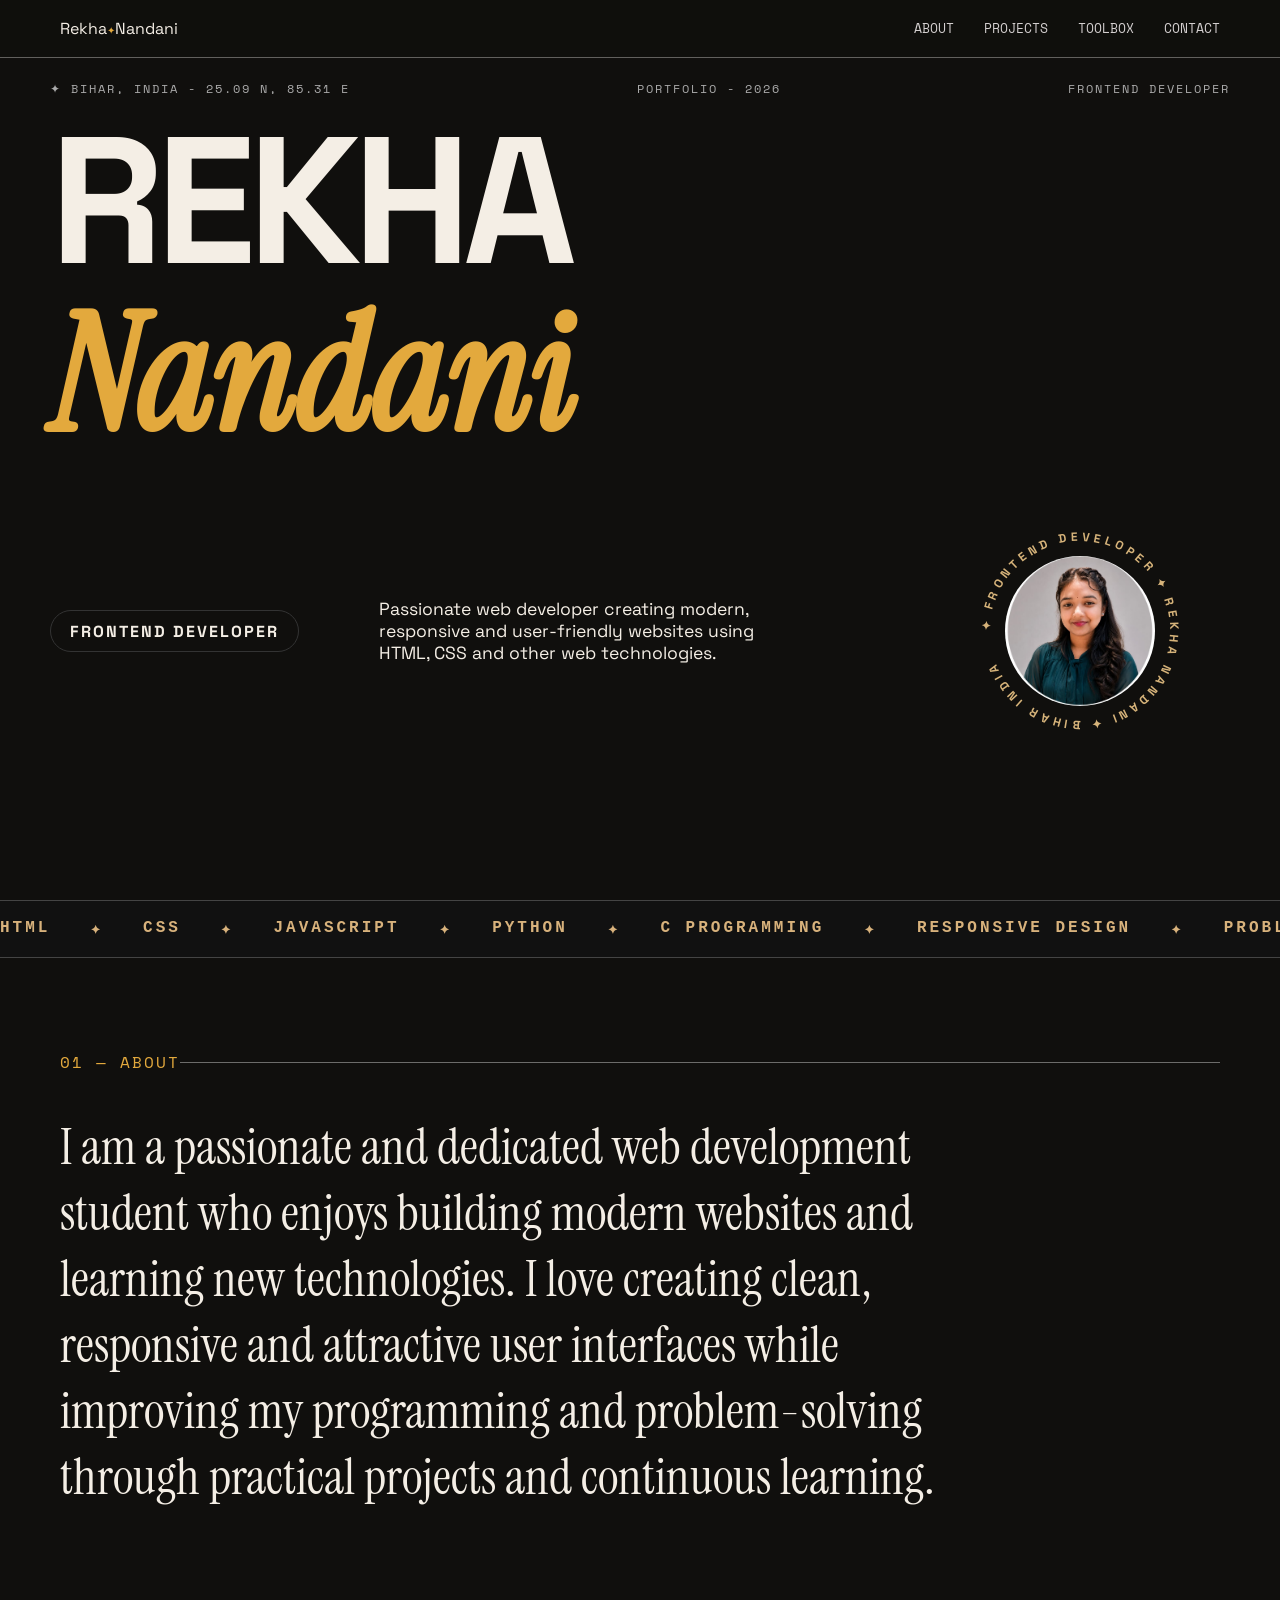
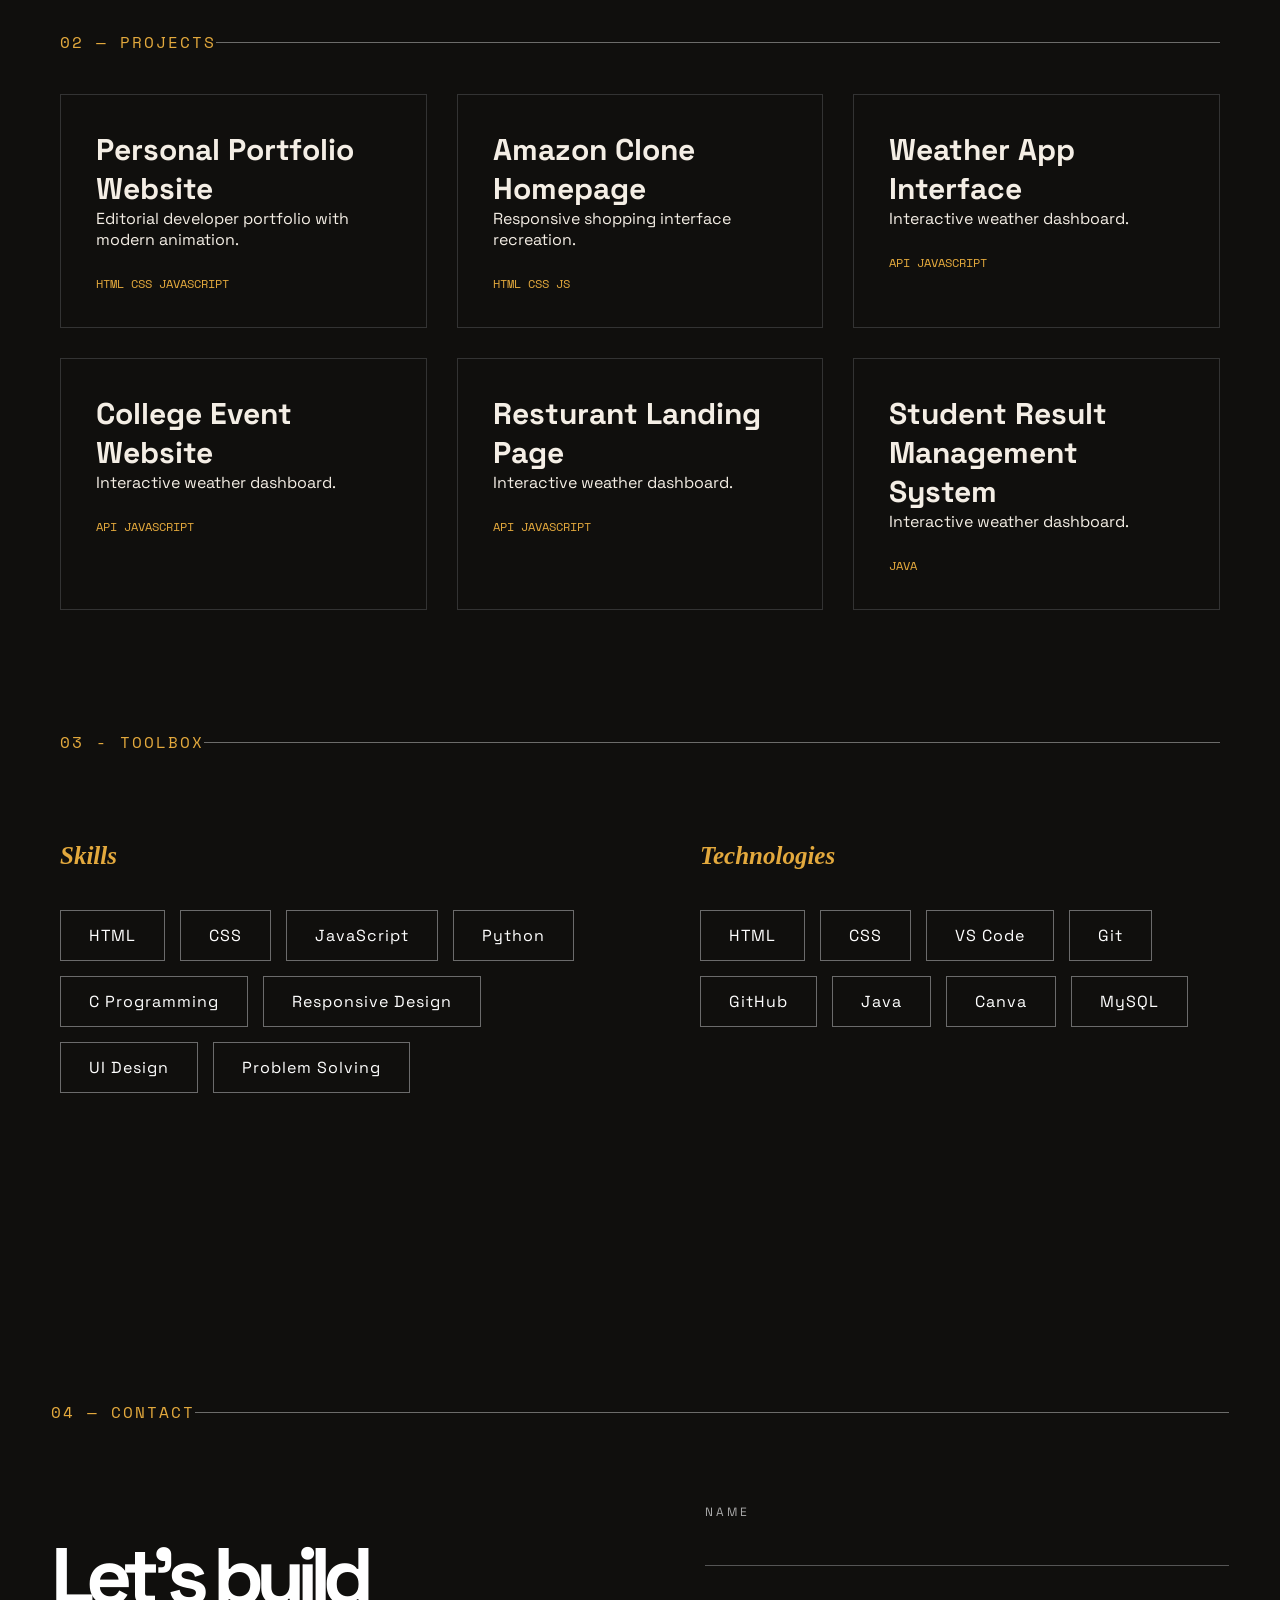
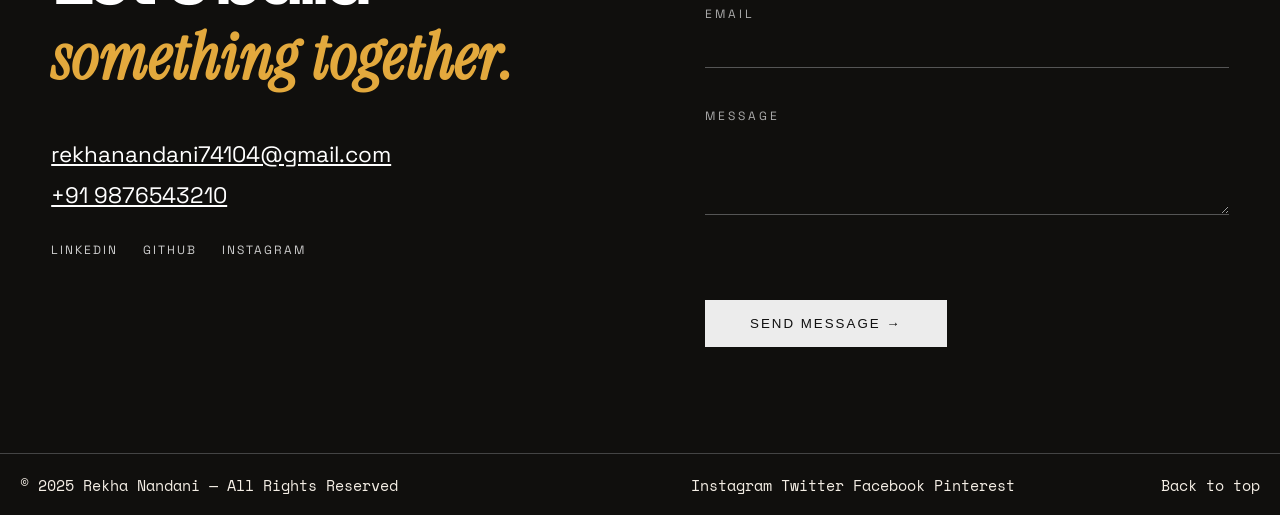
<file: index.html>
<!DOCTYPE html>
<html lang="en">
<head>
<meta charset="UTF-8">
<meta name="viewport" content="width=device-width, initial-scale=1.0">

<title>Rekha Portfolio</title>
<link rel="preconnect" href="https://fonts.googleapis.com">
<link href="https://fonts.googleapis.com/css2?family=Instrument+Serif:ital@0;1&family=Space+Grotesk:wght@300;400;600;700&family=Space+Mono:wght@400;700&display=swap" rel="stylesheet">
<link rel="stylesheet" href="css/Rekhaport.css">
</head>
<body>

<nav>
    <div class="logo">Rekha<span>✦</span>Nandani </div>
     <div class="links">
      <a href="#about"> ABOUT</a>
      <a href="#projects"> PROJECTS</a>
      <a href="#toolbox"> TOOLBOX</a>
      <a href="#contact"> CONTACT</a>
    </div>
</nav>
<section class="hero">
<div class="meta">
<span>✦ BIHAR, INDIA - 25.09 N, 85.31 E</span>
<span>PORTFOLIO - 2026</span>
<span>FRONTEND DEVELOPER</span>
</div>
<h1>REKHA</h1>
<h2>Nandani</h2>

<div class="hero-content">
<div class="first">
    <h4>FRONTEND DEVELOPER</h3>
    <p>
       Passionate web developer creating modern, <br>
       responsive and user-friendly websites using <br> 
       HTML, CSS and other web technologies.
    </p>
</div>
<div class="profile-container">
    <svg viewBox="0 0 300 300" class="circle-text">
        <defs>
            <path
                id="circlePath"
                d="M 150,150
                   m -90,0
                   a 90,90 0 1,1 180,0
                   a 90,90 0 1,1 -180,0" />
        </defs>
        <text>
            <textPath href="#circlePath" startOffset="0%">
                ✦ FRONTEND DEVELOPER ✦ REKHA NANDANI ✦ BIHAR INDIA 
            </textPath>
        </text>
    </svg>

    <img src="image/WhatsApp.jpg" alt="Profile">
</div>
</section>

<div class="skills-slider">
  <div class="skills-track">
    <span>HTML</span>
    <span>✦</span>
    <span>CSS</span>
    <span>✦</span>
    <span>JAVASCRIPT</span>
    <span>✦</span>
    <span>PYTHON</span>
    <span>✦</span>
    <span>C PROGRAMMING</span>
    <span>✦</span>
    <span>RESPONSIVE DESIGN</span>
    <span>✦</span>
    <span>PROBLEM SOLVING</span>
    <span>✦</span>

    <!-- Duplicate for seamless scrolling -->
    <span>HTML</span>
    <span>✦</span>
    <span>CSS</span>
    <span>✦</span>
    <span>JAVASCRIPT</span>
    <span>✦</span>
    <span>PYTHON</span>
    <span>✦</span>
    <span>C PROGRAMMING</span>
    <span>✦</span>
    <span>RESPONSIVE DESIGN</span>
    <span>✦</span>
    <span>PROBLEM SOLVING</span>
    <span>✦</span>
  </div>
</div>

<section id="about">
    <div class="number">
       <span>01 — ABOUT</span>
        <div class="line"></div>
    </div>
    <p class="big">
        I am a passionate and dedicated web development <br>
        student who enjoys building modern websites and <br>
        learning new technologies. I love creating clean, <br>
        responsive and attractive user interfaces while <br>
        improving my programming and problem-solving<br>
        through practical projects and continuous learning.
    </p>
</section>

<section id="projects">
<div class="number">
   <span>02 — PROJECTS</span>
   <div class="line"></div>
</div>
<div class="cards">
<div class="card">
   <h3>Personal Portfolio Website</h3>
   <p>Editorial developer portfolio with modern animation.</p>
   <span>HTML CSS JAVASCRIPT</span>
</div>
<div class="card">
   <h3>Amazon Clone Homepage</h3>
   <p>Responsive shopping interface recreation.</p>
   <span>HTML CSS JS</span>
</div>
<div class="card">
   <h3>Weather App Interface</h3>
   <p>Interactive weather dashboard.</p>
   <span>API JAVASCRIPT</span>
</div>
<div class="card">
   <h3>College Event Website</h3>
   <p>Interactive weather dashboard.</p>
   <span>API JAVASCRIPT</span>
</div>
<div class="card">
   <h3>Resturant Landing Page</h3>
   <p>Interactive weather dashboard.</p>
   <span>API JAVASCRIPT</span>
</div>
<div class="card">
   <h3>Student Result Management System</h3>
   <p>Interactive weather dashboard.</p>
   <span>JAVA</span>
</div>
</div>
</section>


<section class="toolbox-section">
    <div class="number">
        <span>03 - TOOLBOX</span>
        <div class="line"></div>
    </div>

    <div class="toolbox-wrapper">

        <div class="toolbox-box">
            <h2>Skills</h2>

            <div class="tag-container">
                <div class="tag">HTML</div>
                <div class="tag">CSS</div>
                <div class="tag">JavaScript</div>
                <div class="tag">Python</div>
                <div class="tag">C Programming</div>
                <div class="tag">Responsive Design</div>
                <div class="tag">UI Design</div>
                <div class="tag">Problem Solving</div>
            </div>
        </div>

        <div class="toolbox-box">
            <h2>Technologies</h2>

            <div class="tag-container">
                <div class="tag">HTML</div>
                <div class="tag">CSS</div>
                <div class="tag">VS Code</div>
                <div class="tag">Git</div>
                <div class="tag">GitHub</div>
                <div class="tag">Java</div>
                <div class="tag">Canva</div>
                <div class="tag">MySQL</div>
            </div>
        </div>
    </div>
</section>

<section class="contact" id="contact">
    <div class="number">
        <span>04 — CONTACT</span>
        <div class="line"></div>
    </div>

    <div class="contact-container">
        <div class="contact-left">
            <h1>
                <span class="title-white">Let's build</span>
                <span class="title-gold">something together.</span>
            </h1>
            <div class="contact-info">
                <p>rekhanandani74104@gmail.com</p>
                <p>+91 9876543210</p>
            </div>
            <div class="social-links">
                <a href="#">LINKEDIN</a>
                <a href="#">GITHUB</a>
                <a href="#">INSTAGRAM</a>
            </div>
        </div>

        <div class="contact-right">
            <form>
                <div class="input-box">
                    <label>NAME</label>
                    <input type="text">
                </div>

                <div class="input-box">
                    <label>EMAIL</label>
                    <input type="email">
                </div>

                <div class="input-box">
                    <label>MESSAGE</label>
                    <textarea rows="4"></textarea>
                </div>

                <button type="submit">SEND MESSAGE →</button>
            </form>
        </div>
    </div>
</section>


<footer>
    <span>© 2025 Rekha Nandani — All Rights Reserved</span>
    <div class="line"></div>
    <span>Instagram
          Twitter
          Facebook
          Pinterest</span>
          <span>Back to top</span>
</footer>
<script src="js/Rekhaport.js"></script>
</body>
</html>
</file>
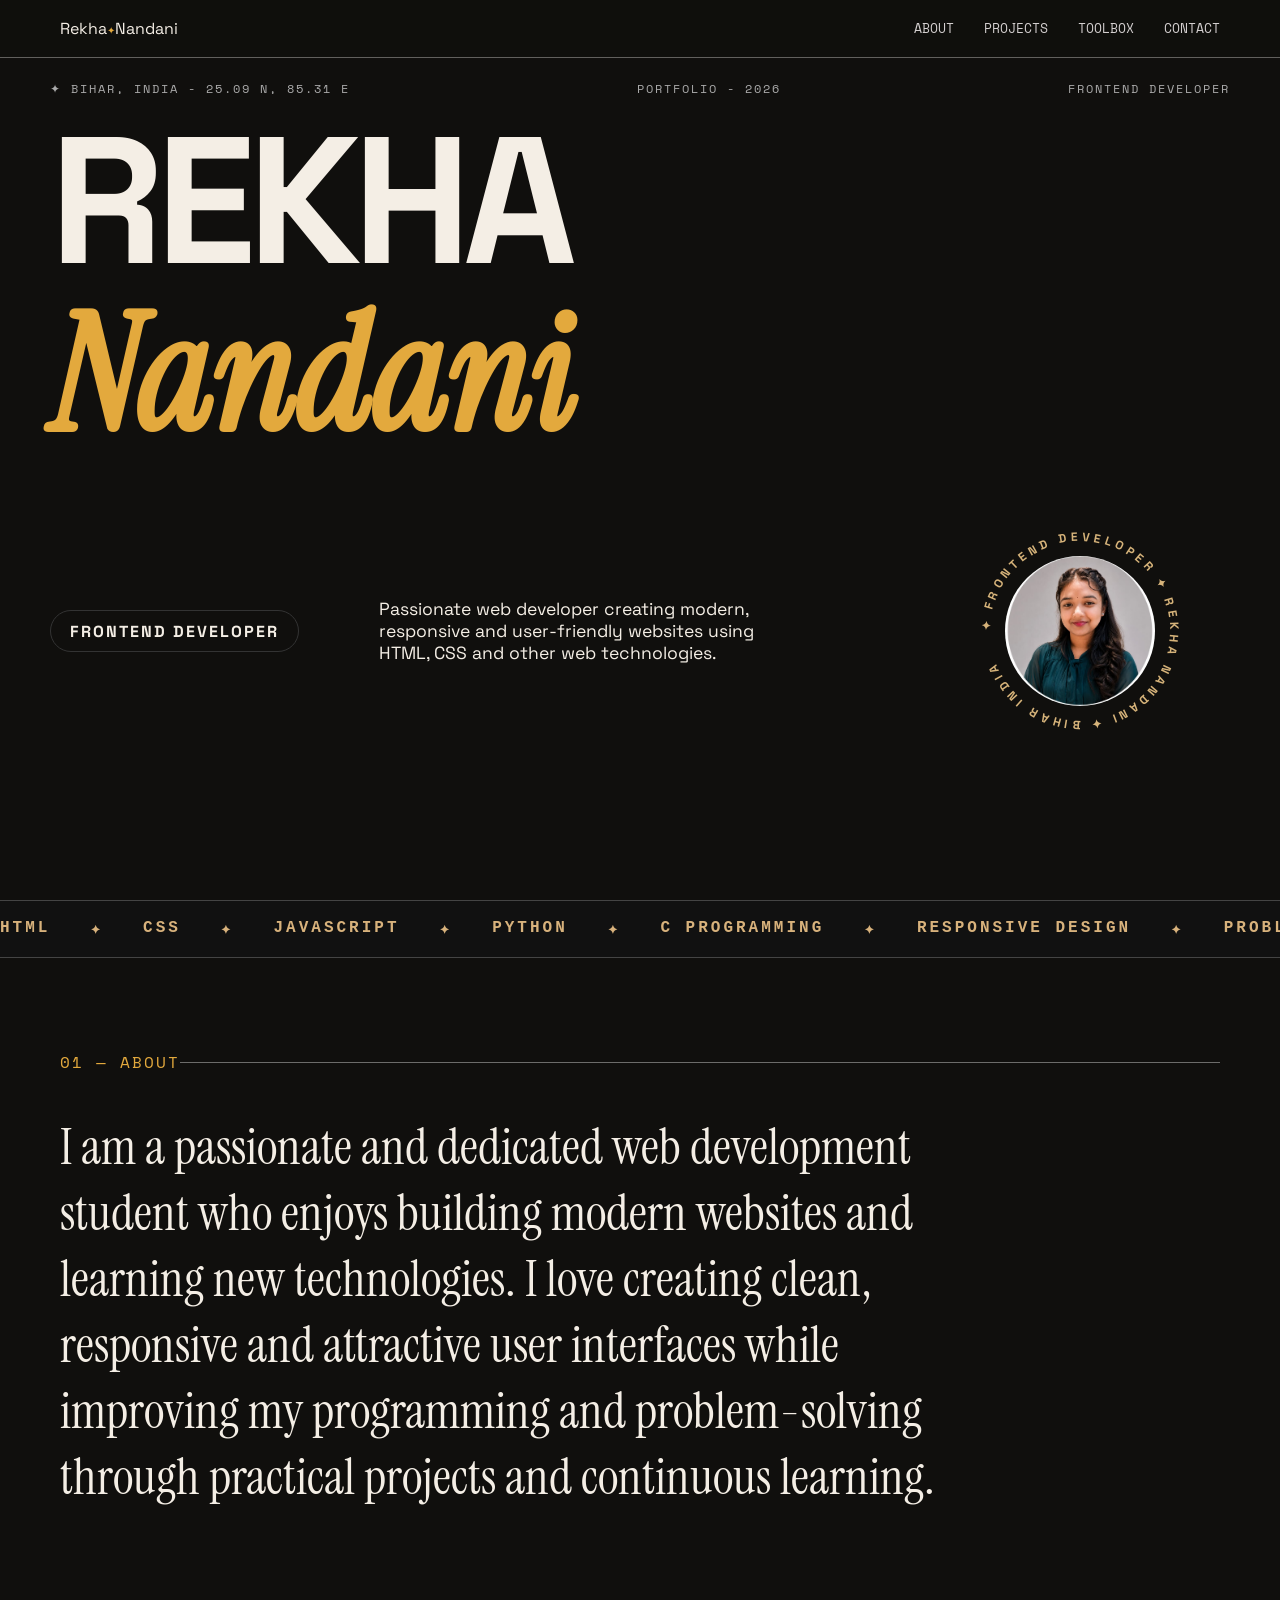
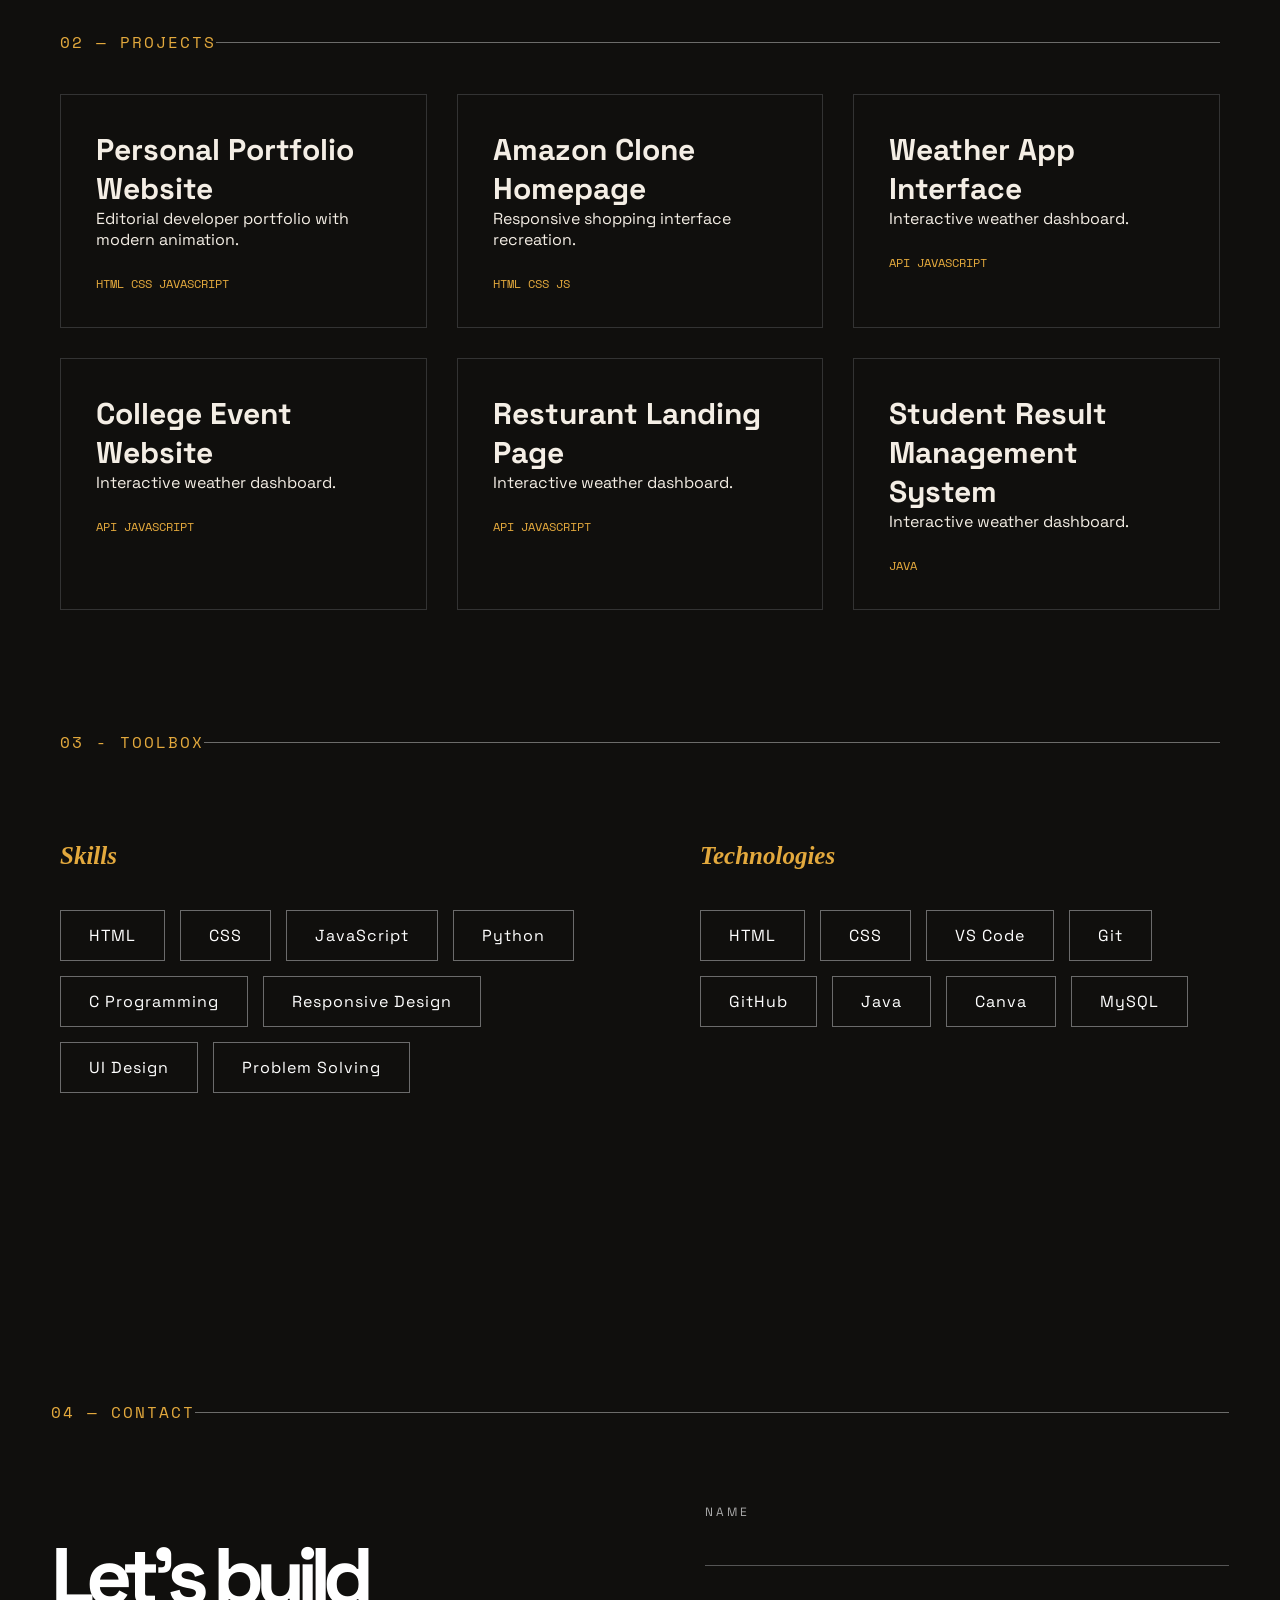
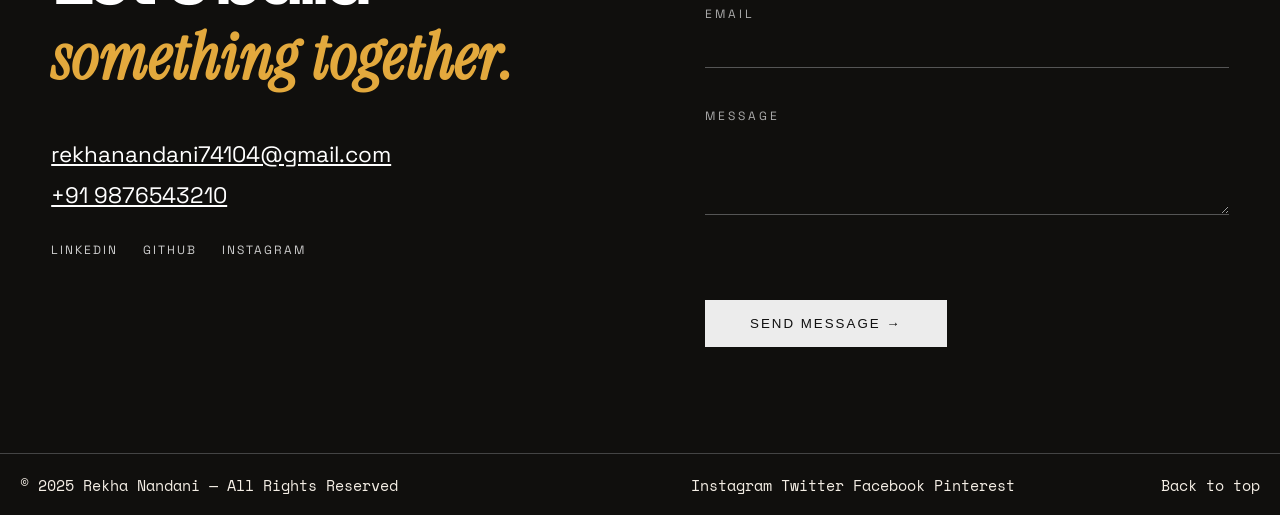
<file: Nandanhtml/Rekhaport.html>
<!DOCTYPE html>
<html lang="en">
<head>
<meta charset="UTF-8">
<meta name="viewport" content="width=device-width, initial-scale=1.0">

<title>Rekha Portfolio</title>
<link rel="preconnect" href="https://fonts.googleapis.com">
<link href="https://fonts.googleapis.com/css2?family=Instrument+Serif:ital@0;1&family=Space+Grotesk:wght@300;400;600;700&family=Space+Mono:wght@400;700&display=swap" rel="stylesheet">
<link rel="stylesheet" href="../css/Rekhaport.css">
</head>
<body>

<nav>
    <div class="logo">Rekha<span>✦</span>Nandani </div>
     <div class="links">
      <a href="#about"> ABOUT</a>
      <a href="#projects"> PROJECTS</a>
      <a href="#toolbox"> TOOLBOX</a>
      <a href="#contact"> CONTACT</a>
    </div>
</nav>
<section class="hero">
<div class="meta">
<span>✦ BIHAR, INDIA - 25.09 N, 85.31 E</span>
<span>PORTFOLIO - 2026</span>
<span>FRONTEND DEVELOPER</span>
</div>
<h1>REKHA</h1>
<h2>Nandani</h2>

<div class="hero-content">
<div class="first">
    <h4>FRONTEND DEVELOPER</h3>
    <p>
       Passionate web developer creating modern, <br>
       responsive and user-friendly websites using <br> 
       HTML, CSS and other web technologies.
    </p>
</div>
<div class="profile-container">
    <svg viewBox="0 0 300 300" class="circle-text">
        <defs>
            <path
                id="circlePath"
                d="M 150,150
                   m -90,0
                   a 90,90 0 1,1 180,0
                   a 90,90 0 1,1 -180,0" />
        </defs>
        <text>
            <textPath href="#circlePath" startOffset="0%">
                ✦ FRONTEND DEVELOPER ✦ REKHA NANDANI ✦ BIHAR INDIA 
            </textPath>
        </text>
    </svg>

    <img src="../image/WhatsApp.jpg" alt="Profile">
</div>
</section>

<div class="skills-slider">
  <div class="skills-track">
    <span>HTML</span>
    <span>✦</span>
    <span>CSS</span>
    <span>✦</span>
    <span>JAVASCRIPT</span>
    <span>✦</span>
    <span>PYTHON</span>
    <span>✦</span>
    <span>C PROGRAMMING</span>
    <span>✦</span>
    <span>RESPONSIVE DESIGN</span>
    <span>✦</span>
    <span>PROBLEM SOLVING</span>
    <span>✦</span>

    <!-- Duplicate for seamless scrolling -->
    <span>HTML</span>
    <span>✦</span>
    <span>CSS</span>
    <span>✦</span>
    <span>JAVASCRIPT</span>
    <span>✦</span>
    <span>PYTHON</span>
    <span>✦</span>
    <span>C PROGRAMMING</span>
    <span>✦</span>
    <span>RESPONSIVE DESIGN</span>
    <span>✦</span>
    <span>PROBLEM SOLVING</span>
    <span>✦</span>
  </div>
</div>

<section id="about">
    <div class="number">
       <span>01 — ABOUT</span>
        <div class="line"></div>
    </div>
    <p class="big">
        I am a passionate and dedicated web development <br>
        student who enjoys building modern websites and <br>
        learning new technologies. I love creating clean, <br>
        responsive and attractive user interfaces while <br>
        improving my programming and problem-solving<br>
        through practical projects and continuous learning.
    </p>
</section>

<section id="projects">
<div class="number">
   <span>02 — PROJECTS</span>
   <div class="line"></div>
</div>
<div class="cards">
<div class="card">
   <h3>Personal Portfolio Website</h3>
   <p>Editorial developer portfolio with modern animation.</p>
   <span>HTML CSS JAVASCRIPT</span>
</div>
<div class="card">
   <h3>Amazon Clone Homepage</h3>
   <p>Responsive shopping interface recreation.</p>
   <span>HTML CSS JS</span>
</div>
<div class="card">
   <h3>Weather App Interface</h3>
   <p>Interactive weather dashboard.</p>
   <span>API JAVASCRIPT</span>
</div>
<div class="card">
   <h3>College Event Website</h3>
   <p>Interactive weather dashboard.</p>
   <span>API JAVASCRIPT</span>
</div>
<div class="card">
   <h3>Resturant Landing Page</h3>
   <p>Interactive weather dashboard.</p>
   <span>API JAVASCRIPT</span>
</div>
<div class="card">
   <h3>Student Result Management System</h3>
   <p>Interactive weather dashboard.</p>
   <span>JAVA</span>
</div>
</div>
</section>


<section class="toolbox-section">
    <div class="number">
        <span>03 - TOOLBOX</span>
        <div class="line"></div>
    </div>

    <div class="toolbox-wrapper">

        <div class="toolbox-box">
            <h2>Skills</h2>

            <div class="tag-container">
                <div class="tag">HTML</div>
                <div class="tag">CSS</div>
                <div class="tag">JavaScript</div>
                <div class="tag">Python</div>
                <div class="tag">C Programming</div>
                <div class="tag">Responsive Design</div>
                <div class="tag">UI Design</div>
                <div class="tag">Problem Solving</div>
            </div>
        </div>

        <div class="toolbox-box">
            <h2>Technologies</h2>

            <div class="tag-container">
                <div class="tag">HTML</div>
                <div class="tag">CSS</div>
                <div class="tag">VS Code</div>
                <div class="tag">Git</div>
                <div class="tag">GitHub</div>
                <div class="tag">Java</div>
                <div class="tag">Canva</div>
                <div class="tag">MySQL</div>
            </div>
        </div>
    </div>
</section>

<section class="contact" id="contact">
    <div class="number">
        <span>04 — CONTACT</span>
        <div class="line"></div>
    </div>

    <div class="contact-container">
        <div class="contact-left">
            <h1>
                <span class="title-white">Let's build</span>
                <span class="title-gold">something together.</span>
            </h1>
            <div class="contact-info">
                <p>rekhanandani74104@gmail.com</p>
                <p>+91 9876543210</p>
            </div>
            <div class="social-links">
                <a href="#">LINKEDIN</a>
                <a href="#">GITHUB</a>
                <a href="#">INSTAGRAM</a>
            </div>
        </div>

        <div class="contact-right">
            <form>
                <div class="input-box">
                    <label>NAME</label>
                    <input type="text">
                </div>

                <div class="input-box">
                    <label>EMAIL</label>
                    <input type="email">
                </div>

                <div class="input-box">
                    <label>MESSAGE</label>
                    <textarea rows="4"></textarea>
                </div>

                <button type="submit">SEND MESSAGE →</button>
            </form>
        </div>
    </div>
</section>


<footer>
    <span>© 2025 Rekha Nandani — All Rights Reserved</span>
    <div class="line"></div>
    <span>Instagram
          Twitter
          Facebook
          Pinterest</span>
          <span>Back to top</span>
</footer>
<script src="../js/Rekhaport.js"></script>
</body>
</html>
</file>
<file: css/Rekhaport.css>
*{
margin:0;
padding:0;
box-sizing:border-box;
}

body{
background:#100f0d;
color:#f4eee5;
font-family:"Space Grotesk";
}

nav{
position:fixed;
top:0;
width:100%;
display:flex;
justify-content:space-between;
padding:18px 60px;
background:#100f0ddd;
z-index:10;
border-bottom:1px solid rgba(219, 217, 212, 0.4);
}

.logo{
font-size:1rem;
}

.logo span{
color:#e3a93d;
font-size:.6rem;
}

.links{
display:flex;
gap:30px;
}

.links a{
color:rgb(211, 207, 207);
text-decoration:none;
font-family:"Space Mono";
font-size:13px;
}

.links a:hover{
color:#e3a93d;
}

.hero{
padding:5rem 50px;
min-height:100vh;
}

.meta{
display:flex;
justify-content:space-between;
font-family:"Space Mono";
color:#aaa;
}

.meta span{
font-size:12px;
letter-spacing:2px;
}

h1{
font-size:clamp(100px,22vw,180px);
line-height:.8;
letter-spacing:-8px;
margin-top:2rem;
}
h2{
font-family:"Instrument Serif";
font-style:italic;
font-size:160px;
color:#e3a93d;
}

.hero-content{
display:flex;
justify-content:space-between;
align-items:center;
/* margin-top:20px; */
}

.first{
display:flex;
justify-content:space-between;
align-items:center;
} 

.first h4{
border:1px solid #333;
border-radius:4rem;
padding: .6rem 1.2rem .6rem 1.2rem;
letter-spacing: 2px;
}

.first p{
    margin-left:5rem;
    font-size:1.1rem;
}

.profile-container {
    position: relative;
    width: 300px;
    height: 300px;
    display: flex;
    justify-content: center;
    align-items: center;
    /* clip the empty corners of the rotating SVG square so they don't cause horizontal scroll */
    overflow: hidden;
}

.profile-container img {
    width: 150px;
    height: 150px;
    border-radius: 50%;
    object-fit: cover;
    position: absolute;
    z-index: 2;
}

.circle-text {
    width: 300px;
    height: 300px;
    animation: rotateText 12s linear infinite;
}

.circle-text text {
    fill: #d6b37a;
    font-size: 12px;
    font-weight: 700;
    letter-spacing: 4px;
    text-transform: uppercase;
}

.skills-slider {
  width: 100%;
  overflow: hidden;
  border-top: 1px solid #444;
  border-bottom: 1px solid #444;
  padding: 18px 0;
  background: #111;
}

.skills-track {
  display: flex;
  width: max-content;
  gap: 40px;
  animation: scrollSkills 20s linear infinite;
}

.skills-track span {
  color: #d8b27c;
  font-size: 16px;
  font-weight: 700;
  letter-spacing: 3px;
  white-space: nowrap;
  text-transform: uppercase;
  font-family: monospace;
}

.marquee{
background:#333;
padding:1.8rem 0;
border-top:1px solid #333;
border-bottom:1px solid #333;
font-family:"Space Mono";
color:#e3a93d;
overflow:hidden;
}

section{
padding:60px 60px;
}
#about{
    margin-top: 2rem;
}
.number{
display:flex;
font-family:"Space Mono";
color:#e3a93d;
margin-bottom:40px;
letter-spacing:2px;
}

.number .line{
    flex:1;
    margin-top:12px;
    height:.6px;
    background:#6c6c6a;
}

.big{
font-size:50px;
font-family:"Instrument Serif";
max-width:900px;
}

.cards{
display:grid;
grid-template-columns:repeat(3,1fr);
gap:30px;
}

.card{
border:1px solid #333;
padding:35px;
transition:.4s;
}

.card:hover{
transform:translateY(-15px);
border-color:#e3a93d;
}

.card h3{
font-size:30px;
}

.card span{
display:block;
margin-top:25px;
font-family:"Space Mono";
color:#e3a93d;
font-size:12px;
}

.toolbox-section{
    width:100%;
    min-height:80vh;
    background:#100f0d;
    color:#e3a93d;
}

.toolbox-wrapper{
    width:100%;
    display:flex;
    justify-content:space-between;
    align-items:flex-start;
    gap:120px;
    padding-top:3rem;
}

.toolbox-box{
    width:50%;
}

.toolbox-box h2{
    font-size:25px;
    color:#e3a93d;
    margin-bottom:40px;
    font-family:Georgia, serif;
    font-style:italic;
}

.tag-container{
    display:flex;
    flex-wrap:wrap;
    gap:15px;
}

.tag{
    border:1px solid #6b6b6b;
    padding:14px 28px;
    color:#fff;
    font-size:16px;
    letter-spacing:1px;
    transition:0.3s;
}

.tag:hover{
    color:#e3a93d;
    border-color:#e3a93d;
    transform:translateY(-5px);
}

.contact{
    padding:10px 4%;
    background:#100f0d;
    color:#fff;
}

.contact-container{
    display:flex;
    justify-content:space-between;
    gap:130px;
    padding-top:40px;
}

.contact-left,
.contact-right{
    flex:1;
}

.title-white{
    display:block;
    font-size:5rem;
    font-weight:700;
    line-height:1;
}

.title-gold{
    display:block;
    font-size:4rem;
    line-height:1;
    color:#e3a93d;
    font-family:"Instrument Serif";
    letter-spacing:1px;
    font-style:italic;
    margin-top:10px;
}

.contact-info{
    margin-top:50px;
}

.contact-info p{
    font-size:1.4rem;
    margin-bottom:12px;
    text-decoration:underline;
}

.social-links{
    margin-top:2rem;
    display:flex;
    gap:25px;
}

.social-links a{
    text-decoration:none;
    color:#ccc;
    font-size:12px;
    letter-spacing:2px;
}
.social-links a:hover{
    color:#e3a93d;
}
.input-box{
    margin-bottom:40px;
}

.input-box label{
    display:block;
    font-size:12px;
    color:#aaa;
    letter-spacing:3px;
    margin-bottom:10px;
}

.input-box input,
.input-box textarea{
    width:100%;
    background:transparent;
    border:none;
    border-bottom:1px solid #555;
    color:#fff;
    padding:10px 0;
    outline:none;
}

.input-box input:focus,
.input-box textarea:focus{
    border-color:#c89b5c;
}

.contact-right button{
    padding:16px 45px;
    margin-top:2.5rem;
    margin-bottom:6rem;
    border:none;
    background:#ececec;
    color:#111;
    letter-spacing:2px;
    cursor:pointer;
}
.contact-right button:hover{
    background:#e3a93d;
}
footer{
display:flex;
justify-content:space-between;
padding:20px;
font-family:"Space Mono";
font-size:15px;
border-top:1px solid #444;
}

@media(max-width:900px){

    .toolbox-wrapper{
        flex-direction:column;
        gap:70px;
    }

    .toolbox-box{
        width:100%;
    }

    .toolbox-box h2{
        font-size:38px;
    }
}

@keyframes spin{
to{
transform:rotate(360deg);
}
}
@media(max-width:800px){
.cards{
grid-template-columns:1fr;
}
.hero-content{
flex-direction:column;
gap:40px;
}
}
@keyframes rotateText {
    from {
        transform: rotate(0deg);
    }
    to {
        transform: rotate(360deg);
    }
}
@keyframes scrollSkills {
  from {
    transform: translateX(0);
  }
  to {
    transform: translateX(-50%);
  }
}
@media(max-width:900px){
    .contact-container{
        flex-direction:column;
        gap:50px;
    }

    .title-white,
    .title-gold{
        font-size:3.5rem;
    }
}

/* ---------- Responsive fixes (tablet & mobile) ---------- */

@media(max-width:1100px){
    .first{
        flex-direction:column;
        align-items:flex-start;
        gap:1.5rem;
    }

    .first p{
        margin-left:0;
    }

    .cards{
        grid-template-columns:repeat(2,1fr);
    }
}

@media(max-width:900px){
    section{
        padding:50px 40px;
    }

    .hero{
        padding:5rem 40px;
    }

    .contact{
        padding:10px 40px;
    }

    .big{
        font-size:40px;
    }

    .big br{
        display:none;
    }

    footer{
        flex-wrap:wrap;
        gap:12px 24px;
    }
}

@media(max-width:800px){
    h2{
        font-size:clamp(56px,22vw,160px);
    }

    .cards{
        grid-template-columns:1fr;
    }

    .first{
        align-self:stretch;
    }

    .first p br{
        display:none;
    }
}

@media(max-width:600px){
    nav{
        flex-direction:column;
        align-items:center;
        gap:10px;
        padding:12px 16px;
    }

    .links{
        gap:16px;
        flex-wrap:wrap;
        justify-content:center;
    }

    .links a{
        font-size:11px;
    }

    .hero{
        padding:7rem 20px 3rem;
    }

    .meta{
        flex-wrap:wrap;
        gap:6px 16px;
    }

    .meta span{
        font-size:10px;
        letter-spacing:1px;
    }

    h1{
        font-size:clamp(64px,22vw,100px);
        letter-spacing:-3px;
    }

    .first p{
        font-size:1rem;
    }

    .profile-container,
    .circle-text{
        width:260px;
        height:260px;
    }

    .profile-container img{
        width:130px;
        height:130px;
    }

    .skills-slider{
        padding:14px 0;
    }

    .skills-track{
        gap:24px;
    }

    .skills-track span{
        font-size:14px;
        letter-spacing:2px;
    }

    section{
        padding:40px 20px;
    }

    .number{
        margin-bottom:28px;
        font-size:14px;
    }

    .big{
        font-size:30px;
    }

    .cards{
        gap:20px;
    }

    .card{
        padding:24px;
    }

    .card h3{
        font-size:24px;
    }

    .toolbox-section{
        min-height:auto;
    }

    .toolbox-wrapper{
        gap:48px;
        padding-top:1rem;
    }

    .toolbox-box h2{
        font-size:30px;
        margin-bottom:24px;
    }

    .tag-container{
        gap:10px;
    }

    .tag{
        padding:10px 18px;
        font-size:14px;
    }

    .contact{
        padding:10px 20px;
    }

    .contact h1{
        letter-spacing:-2px;
    }

    .contact-container{
        gap:40px;
        padding-top:20px;
    }

    .title-white{
        font-size:2.6rem;
    }

    .title-gold{
        font-size:2.3rem;
    }

    .contact-info{
        margin-top:32px;
    }

    .contact-info p{
        font-size:1rem;
        overflow-wrap:anywhere;
    }

    .social-links{
        flex-wrap:wrap;
        gap:12px 20px;
    }

    .input-box{
        margin-bottom:28px;
    }

    .input-box input,
    .input-box textarea{
        font-size:16px;
    }

    .contact-right button{
        margin-bottom:3rem;
    }

    footer{
        flex-direction:column;
        align-items:center;
        text-align:center;
        gap:8px;
        font-size:13px;
    }
}

@media(max-width:360px){
    .links{
        gap:12px;
    }

    .profile-container,
    .circle-text{
        width:230px;
        height:230px;
    }

    .profile-container img{
        width:115px;
        height:115px;
    }

    .big{
        font-size:26px;
    }

    .title-white{
        font-size:2.3rem;
    }

    .title-gold{
        font-size:2rem;
    }
}
</file>
